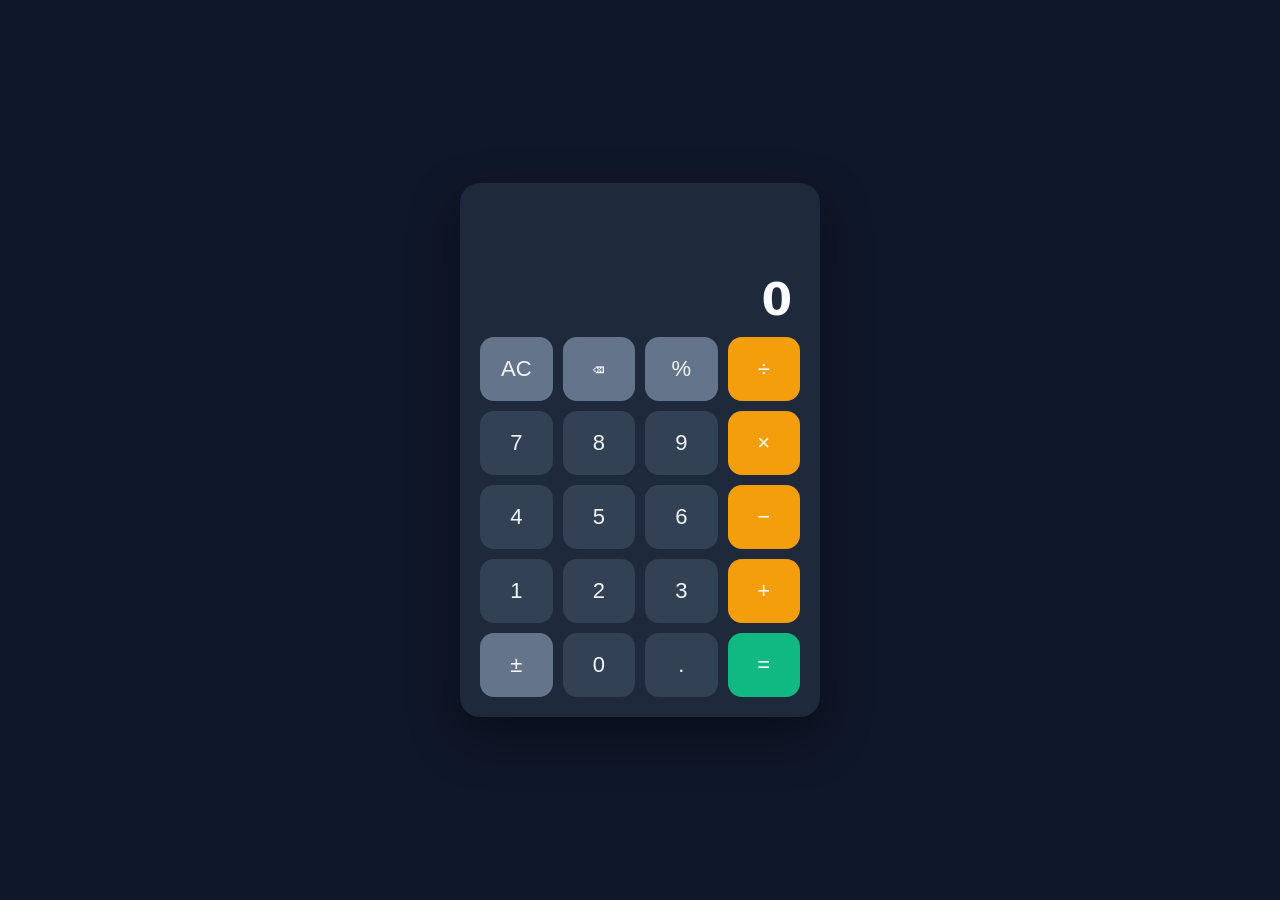
<file: calculator.html>
<!DOCTYPE html>
<html lang="ko">
<head>
  <meta charset="UTF-8">
  <meta name="viewport" content="width=device-width, initial-scale=1.0">
  <title>계산기</title>
  <style>
    body {
      margin: 0;
      min-height: 100vh;
      display: flex;
      align-items: center;
      justify-content: center;
      background: #0f172a;
      font-family: system-ui, -apple-system, "Malgun Gothic", sans-serif;
    }

    .calc {
      width: 320px;
      padding: 20px;
      background: #1e293b;
      border-radius: 20px;
      box-shadow: 0 20px 50px rgba(0, 0, 0, 0.4);
    }

    /* 표시 영역: 위쪽에 계산식, 아래쪽에 현재 숫자 */
    .display {
      min-height: 110px;
      display: flex;
      flex-direction: column;
      justify-content: flex-end;
      align-items: flex-end;
      padding: 12px 8px;
      color: #f8fafc;
      overflow: hidden;
    }

    .expr {
      min-height: 22px;
      font-size: 16px;
      color: #94a3b8;
      white-space: nowrap;
    }

    .current {
      max-width: 100%;
      font-size: 44px;
      font-weight: 600;
      white-space: nowrap;
      overflow: hidden;
      text-overflow: ellipsis;
    }

    .keys {
      display: grid;
      grid-template-columns: repeat(4, 1fr);
      gap: 10px;
    }

    button {
      height: 64px;
      border: none;
      border-radius: 14px;
      font-size: 22px;
      cursor: pointer;
      background: #334155;
      color: #f1f5f9;
      transition: transform 0.05s, filter 0.15s;
    }

    button:hover { filter: brightness(1.15); }
    button:active { transform: scale(0.96); }
    button:focus-visible { outline: 3px solid #38bdf8; outline-offset: 2px; }

    button.func { background: #64748b; }
    button.op { background: #f59e0b; color: #fff; }
    button.eq { background: #10b981; color: #fff; }
  </style>
</head>
<body>
  <main class="calc" aria-label="계산기">
    <section class="display">
      <div class="expr" id="expr"></div>
      <div class="current" id="current">0</div>
    </section>

    <div class="keys">
      <button class="func" data-action="clear">AC</button>
      <button class="func" data-action="backspace">⌫</button>
      <button class="func" data-action="percent">%</button>
      <button class="op" data-action="op" data-value="/">÷</button>

      <button data-action="digit" data-value="7">7</button>
      <button data-action="digit" data-value="8">8</button>
      <button data-action="digit" data-value="9">9</button>
      <button class="op" data-action="op" data-value="*">×</button>

      <button data-action="digit" data-value="4">4</button>
      <button data-action="digit" data-value="5">5</button>
      <button data-action="digit" data-value="6">6</button>
      <button class="op" data-action="op" data-value="-">−</button>

      <button data-action="digit" data-value="1">1</button>
      <button data-action="digit" data-value="2">2</button>
      <button data-action="digit" data-value="3">3</button>
      <button class="op" data-action="op" data-value="+">+</button>

      <button class="func" data-action="sign">±</button>
      <button data-action="digit" data-value="0">0</button>
      <button data-action="decimal">.</button>
      <button class="eq" data-action="equals">=</button>
    </div>
  </main>

  <script>
    // 계산기 상태
    // tokens: 완성된 숫자와 연산자가 번갈아 들어가는 배열 (예: [2, '+', 3, '*'])
    // input:  지금 화면에 보이는 숫자 문자열
    // fresh:  true이면 다음 숫자 입력 시 화면을 새로 시작함 (연산자/= 직후)
    const state = {
      tokens: [],
      input: '0',
      fresh: true
    };

    // 화면에 보여줄 연산자 기호
    const OP_LABEL = { '+': '+', '-': '−', '*': '×', '/': '÷' };

    // 결과를 소수점 12자리 유효숫자로 정리 (0.1 + 0.2 → 0.3)
    function formatResult(value) {
      return String(parseFloat(value.toPrecision(12)));
    }

    // 두 숫자에 연산자 하나를 적용하는 헬퍼
    function applyOperator(a, op, b) {
      switch (op) {
        case '+': return a + b;
        case '-': return a - b;
        case '*': return a * b;
        case '/':
          if (b === 0) throw new Error('0으로 나눌 수 없습니다');
          return a / b;
      }
    }

    /**
     * 토큰 배열(숫자와 연산자가 번갈아 나옴)을 계산해 결과를 반환합니다.
     *
     * TODO(human): 연산자 우선순위(× ÷ 가 + − 보다 먼저 계산되도록)를 지키는 계산 로직을 구현해 주세요.
     * 지금은 임시로 왼쪽에서 오른쪽으로 계산하므로 "2 + 3 × 4"가 20이 됩니다 (정답은 14).
     */
    function evaluateExpression(tokens) {
      let result = tokens[0];
      for (let i = 1; i < tokens.length; i += 2) {
        result = applyOperator(result, tokens[i], tokens[i + 1]);
      }
      return result;
    }

    // ---- 입력 처리 함수들 ----

    function inputDigit(digit) {
      if (state.fresh) {
        state.input = digit;
        state.fresh = false;
      } else if (state.input === '0') {
        state.input = digit;
      } else if (state.input.replace(/[-.]/g, '').length < 15) {
        state.input += digit;
      }
    }

    function inputDecimal() {
      if (state.fresh) {
        state.input = '0.';
        state.fresh = false;
      } else if (!state.input.includes('.')) {
        state.input += '.';
      }
    }

    function setOperator(op) {
      // 연산자를 연달아 누르면 마지막 연산자만 교체
      const last = state.tokens[state.tokens.length - 1];
      if (state.fresh && state.tokens.length && typeof last === 'string') {
        state.tokens[state.tokens.length - 1] = op;
        return;
      }
      state.tokens.push(Number(state.input), op);
      state.fresh = true;
    }

    function equals() {
      if (state.tokens.length === 0) return;

      state.tokens.push(Number(state.input));
      try {
        const result = evaluateExpression(state.tokens);
        if (!Number.isFinite(result)) throw new Error('계산 범위를 벗어났습니다');
        state.input = formatResult(result);
      } catch (error) {
        state.input = 'Error';
      }
      state.tokens = [];
      state.fresh = true;
    }

    function clearAll() {
      state.tokens = [];
      state.input = '0';
      state.fresh = true;
    }

    function backspace() {
      if (state.fresh) return;
      state.input = state.input.length > 1 ? state.input.slice(0, -1) : '0';
    }

    function percent() {
      state.input = formatResult(Number(state.input) / 100);
      state.fresh = false;
    }

    function toggleSign() {
      if (state.input === '0' || state.input === 'Error') return;
      state.input = state.input.startsWith('-') ? state.input.slice(1) : '-' + state.input;
    }

    // ---- 버튼 / 키보드 연결 ----

    function runAction(action, value) {
      switch (action) {
        case 'digit':    inputDigit(value); break;
        case 'decimal':  inputDecimal(); break;
        case 'op':       setOperator(value); break;
        case 'equals':   equals(); break;
        case 'clear':    clearAll(); break;
        case 'backspace': backspace(); break;
        case 'percent':  percent(); break;
        case 'sign':     toggleSign(); break;
      }
      render();
    }

    function render() {
      document.getElementById('expr').textContent =
        state.tokens.map(t => (typeof t === 'string' ? OP_LABEL[t] : t)).join(' ');
      document.getElementById('current').textContent = state.input;
    }

    document.querySelector('.keys').addEventListener('click', (event) => {
      const button = event.target.closest('button');
      if (!button) return;
      runAction(button.dataset.action, button.dataset.value);
    });

    const KEY_ACTIONS = {
      '+': ['op', '+'], '-': ['op', '-'], '*': ['op', '*'], '/': ['op', '/'],
      'Enter': ['equals'], '=': ['equals'],
      'Backspace': ['backspace'], 'Escape': ['clear'],
      '%': ['percent'], '.': ['decimal']
    };

    document.addEventListener('keydown', (event) => {
      if (/^[0-9]$/.test(event.key)) {
        runAction('digit', event.key);
      } else if (KEY_ACTIONS[event.key]) {
        event.preventDefault(); // '/' 키의 브라우저 기본 동작 등을 막음
        runAction(...KEY_ACTIONS[event.key]);
      }
    });

    render();
  </script>
</body>
</html>
</file>
